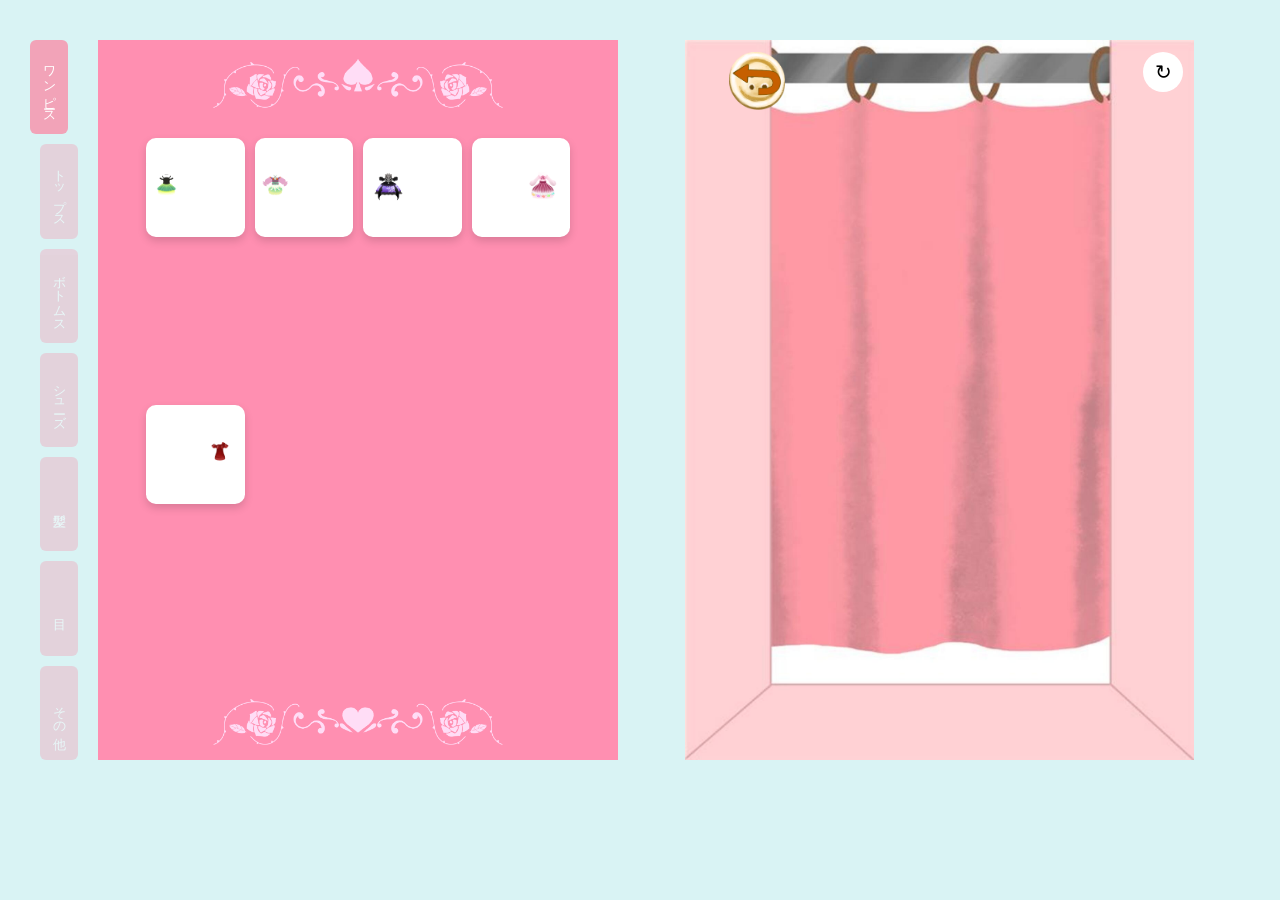
<file: index.html>
<!DOCTYPE html>
<html lang="ja">
<head>
  <meta charset="UTF-8">
  <title>Dress Up</title>
  <link rel="stylesheet" href="style.css">
</head>
<body>

<div class="wrapper">
  <div class="app">

    <!-- 背景切り替え -->
    <button id="bgReload" class="reload-btn">↻</button>

    <!-- ジャンル -->
    <div class="genres">
      <div class="genre active">ワンピース</div>
      <div class="genre">トップス</div>
      <div class="genre">ボトムス</div>
      <div class="genre">シューズ</div>
      <div class="genre">髪型</div>
      <div class="genre">目</div>
      <div class="genre">その他</div>
    </div>

    <!-- パレット -->
    <div class="palette">

      <!-- ★ パレット上部：画像ボタン（上に4枚） -->
      <div class="palette-header">
        <img
          src="img/scroll-up.png"
          id="paletteScrollUpBtn"
          class="prev-row-btn"
          alt=""
        >
      </div>

      <!-- アイテム表示グリッド -->
      <div class="grid" id="itemGrid"></div>

      <!-- パレット下部：画像ボタン（下に4枚） -->
      <div class="palette-footer">
        <img
          src="img/scroll-down.png"
          id="paletteScrollBtn"
          class="next-row-btn"
          alt=""
        >
      </div>

    </div>

    <!-- 結果 -->
    <div class="result">
      <div class="result-canvas" id="resultCanvas">

        <!-- Undo ボタン -->
        <img
          src="img/undo.png"
          id="undoBtn"
          class="undo-btn"
          alt=""
        >

      </div>
    </div>

  </div>
</div>

<script src="script.js"></script>
</body>
</html>
</file>
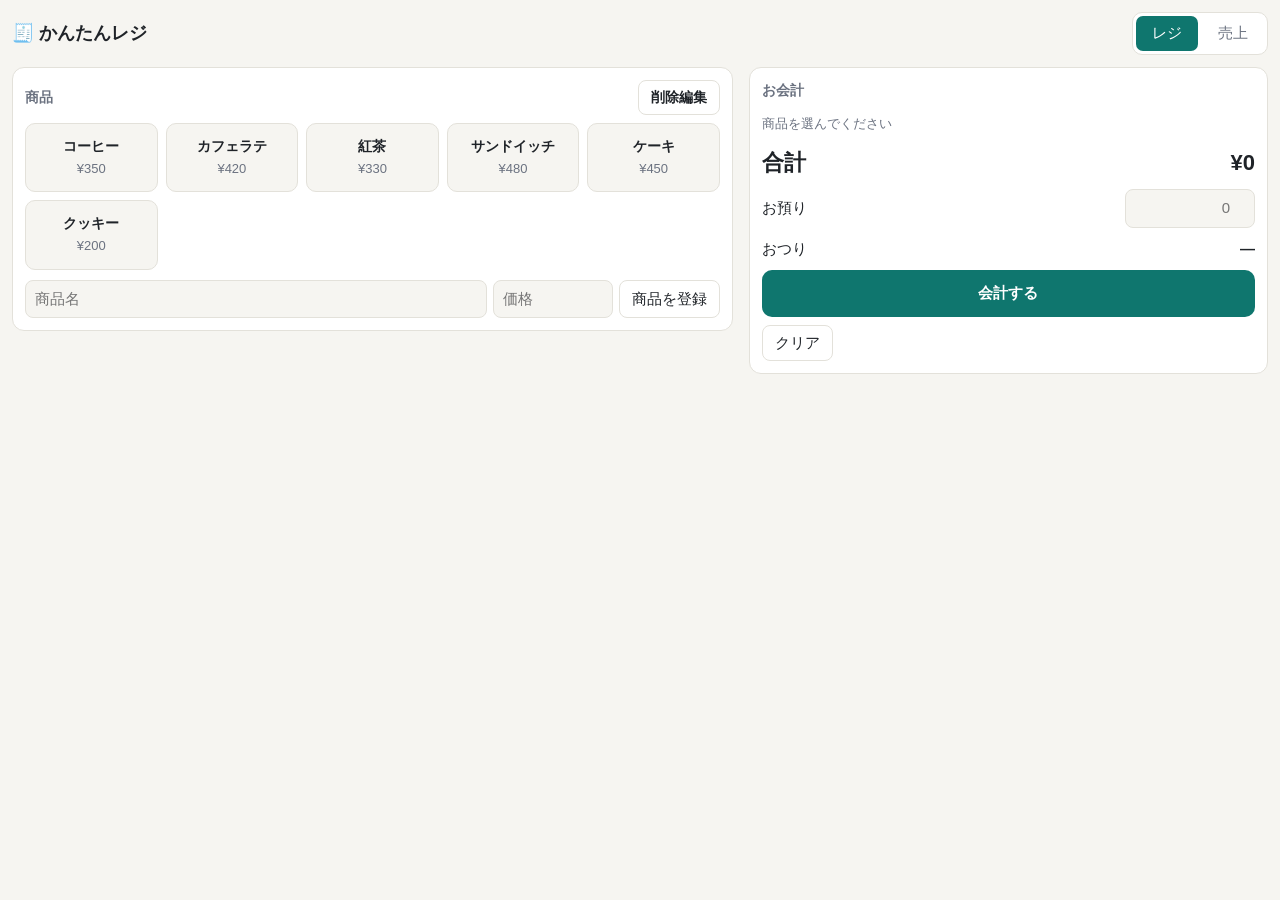
<file: asumin.html>
<!DOCTYPE html>
<html lang="ja">

<head>
    <meta charset="utf-8">
    <meta name="viewport" content="width=device-width, initial-scale=1, viewport-fit=cover">
    <title>かんたんレジ</title>
    <link rel="stylesheet" href="asumin.css">
</head>

<body>
    <header>
        <h1>🧾 かんたんレジ</h1>
        <nav><button data-tab="reg" class="on">レジ</button><button data-tab="sales">売上</button></nav>
    </header>

    <section id="v-reg" class="reg">
        <div class="card">
            <h2>商品 <button class="sec" id="editBtn">削除編集</button></h2>
            <div class="grid" id="tiles"></div>
            <div class="add" id="addBox">
                <input id="newName" aria-label="商品名" placeholder="商品名">
                <input id="newPrice" aria-label="価格" type="number" min="0" inputmode="numeric" placeholder="価格">
                <button class="sec" id="addBtn">商品を登録</button>
            </div>
        </div>
        <div class="card">
            <h2>お会計</h2>
            <div id="cart"></div>
            <div class="total"><span>合計</span><span id="total">¥0</span></div>
            <div class="pay"><label for="paid">お預り</label><input id="paid" type="number" min="0" inputmode="numeric"
                    placeholder="0"></div>
            <div class="pay"><span id="changeLabel">おつり</span><b id="change">—</b></div>
            <button class="pri" id="payBtn">会計する</button>
            <div class="bar"><button class="sec" id="clearBtn">クリア</button></div>
        </div>
    </section>

    <section id="v-sales" hidden>
        <div class="card">
            <h2>日付を選択</h2>
            <input type="date" id="date">
            <button class="sec" id="todayBtn">今日</button>
            <div class="chips" id="chips"></div>
        </div>
        <div class="card">
            <div class="stats" id="stats"></div>
        </div>
        <div class="card">
            <h2>レジ締め（差額）</h2>
            <p class="muted" style="margin:0 0 8px">理論在高 ＝ 開始金 ＋ 売上合計。実際の現金との差額を表示します（売上はすべて現金として計算）。</p>
            <div class="pay"><label for="cFloat">開始金（釣銭準備金）</label><input id="cFloat" type="number" min="0"
                    inputmode="numeric" placeholder="0"></div>
            <div class="pay"><label for="cActual">実際の現金</label><input id="cActual" type="number" min="0"
                    inputmode="numeric" placeholder="0"></div>
            <div class="pay"><span>理論在高</span><b id="cTheo">¥0</b></div>
            <div class="pay"><span>差額（実際 − 理論）</span><b id="cDiff">—</b></div>
            <div class="bar"><button class="sec" id="cSave">この日の締めを保存</button></div>
        </div>
        <div class="card">
            <h2>商品別</h2>
            <div class="scroll" id="byItem"></div>
        </div>
        <div class="card">
            <h2>会計一覧</h2>
            <div id="receipts"></div>
        </div>
        <div class="card">
            <h2>保存テキスト（全期間）</h2>
            <p class="muted" style="margin:0 0 8px">1行＝1明細（タブ区切り）：日付 / 時刻 / 伝票ID / 商品名 / 単価 / 数量 /
                小計。コピーして保管、貼り付けて復元できます。</p>
            <textarea id="raw" spellcheck="false"></textarea>
            <div class="bar"><button class="sec" id="copyBtn">コピー</button><button class="sec"
                    id="saveBtn">この内容で保存</button></div>
        </div>
    </section>
    <div id="toast"></div>

    <script src="asumin.js"></script>
</body>

</html>
</file>
<file: style.css>
body {
  margin: 0;
  background: #d9f3f4;
  font-family: sans-serif;
}

.wrapper {
  padding: 40px;
  box-sizing: border-box;
}

.app {
  display: flex;
  height: 80vh;
  max-width: 1400px;
  margin: 0 auto;
  position: relative;
}

/* =========================
   背景切り替え
========================= */
.reload-btn {
  position: absolute;
  top: 10px;
  right: 10px;
  width: 40px;
  height: 40px;
  border-radius: 50%;
  border: none;
  background: #fff;
  font-size: 20px;
  cursor: pointer;
  z-index: 30;
}

/* =========================
   ジャンル
========================= */
.genres {
  display: flex;
  flex-direction: column;
  gap: 10px;
}

.genre {
  writing-mode: vertical-rl;
  background: #f2a3b8;
  color: #fff;
  padding: 10px;
  border-radius: 6px;
  opacity: 0.4;
  cursor: pointer;
  transition: all 0.2s;
  font-size: 13px;
  height: 120px;
  display: flex;
  align-items: center;
  justify-content: center;
}

.genre.active {
  opacity: 1;
  transform: translateX(-10px);
}

/* =========================
   パレット
========================= */
.palette {
  background: #ff8fb1;
  margin: 0 20px;
  padding: 20px;
  width: 630px;
  height: 700px;
  display: flex;
  flex-direction: column;
  box-sizing: border-box;
}

.palette-header,
.palette-footer {
  height: 60px;
  display: flex;
  justify-content: center;
  align-items: center;
}

.prev-row-btn,
.next-row-btn {
  width: 300px;
  cursor: pointer;
}

/* =========================
   アイテム表示エリア
========================= */
.grid {
  flex: 1;
  display: grid;
  grid-template-columns: repeat(4, 1fr);
  gap: 10px;
  padding-top: 30px;
  position: relative;
  z-index: 1;
}

.grid img {
  background: #fff;
  width: 100%;
  aspect-ratio: 1 / 1;
  object-fit: contain;
  cursor: pointer;
  border-radius: 10%;
  box-shadow: 0 4px 8px rgba(0, 0, 0, 0.15);
  transition:
    transform 0.15s ease,
    box-shadow 0.15s ease,
    filter 0.15s ease;
  position: relative;
  z-index: 1;
}

.grid img:hover {
  transform: translateY(-4px) scale(1.03);
  box-shadow:
    0 10px 20px rgba(255, 255, 255, 0.6),
    0 6px 12px rgba(0, 0, 0, 0.25);
  filter: brightness(1.08);
}

.grid img:active {
  transform: scale(0.96);
  box-shadow: 0 3px 6px rgba(0, 0, 0, 0.2);
}

/* =========================
   パーティクル
========================= */
.particle {
  position: fixed;
  width: 6px;
  height: 6px;
  background: #fff;
  border-radius: 50%;
  pointer-events: none;
  animation: particle-fade 600ms ease-out forwards;
}

@keyframes particle-fade {
  0% {
    transform: translate(0, 0) scale(1);
    opacity: 1;
  }

  100% {
    transform: translate(var(--x), var(--y)) scale(0);
    opacity: 0;
  }
}

/* =========================
   リザルト
========================= */
.result {
  flex: 1;
  display: flex;
  align-items: center;
  justify-content: center;
}

.result-canvas {
  width: 630px;
  height: 1000px;
  max-height: 100%;
  background-size: contain;
  background-repeat: no-repeat;
  background-position: center;
  position: relative;
}

.result-canvas img[data-genre] {
  position: absolute;
  top: 0;
  left: 0;
  width: 100%;
  height: auto;
}

/* Undo ボタン */
.undo-btn {
  position: absolute;
  top: 12px;
  width: 56px;
  height: auto;
  cursor: pointer;
  z-index: 20;
}

/* ================================
   iPad レスポンシブ対応
   対象解像度:
   2360×1640 / 2732×2048
================================ */

@media screen and (min-width: 1024px) and (max-width: 1366px) {

  /* ---------- 全体レイアウト（高さ基準） ---------- */

  .editor-wrapper {
    display: flex;
    flex-direction: column;
    align-items: center;
    gap: 16px;
    height: 820px;
    /* ★ 高さの基準点 */
  }

  /* ---------- resultCanvas ---------- */

  .result-wrapper {
    position: relative;
    width: 520px;
    height: 100%;
  }

  .result-canvas {
    width: 520px;
    height: 100%;
    /* ★ 親に従属 */
    margin: 0 auto;
  }

  /* ---------- Undo / bgReload ---------- */

  .undo-btn,
  .reload-btn {
    position: absolute;
    z-index: 50;
  }

  .undo-btn {
    top: 12px;
    left: 50px;
  }

  .reload-btn {
    top: 12px;
    right: 57px;
  }

  /* ---------- pallet ---------- */

  .palette {
    width: 520px;
    height: 100%;
    /* ★ result-canvas と完全一致 */
    padding: 8px;
    position: relative;
    /* 追加 */
  }

  /* next-row-btn */

  .next-row-btn {
    position: absolute;
    bottom: 12px;
    left: 50%;
    transform: translateX(-50%);
    z-index: 40;
  }

  /* ---------- genre バー ---------- */

  .genre-bar {
    display: flex;
    gap: 8px;
    overflow-x: auto;
    white-space: nowrap;
    padding-bottom: 6px;
  }

  .genre-bar::-webkit-scrollbar {
    height: 6px;
  }

  .genre-bar::-webkit-scrollbar-thumb {
    background: #ccc;
    border-radius: 3px;
  }

  /* ---------- grid ---------- */

  .grid {
    width: 100%;
    max-width: calc(100% - 80px); /* ボタン被り防止 */
    margin: 0 auto;
    padding-bottom: 30px;        /* next-row-btn 分の逃げ */
    box-sizing: border-box;

    /* 既存 grid 設定を維持 */
    grid-template-columns: repeat(4, minmax(0, 1fr));
  }

  /* ---------- item grid ---------- */

  .item-grid {
    display: grid;
    grid-template-columns: repeat(4, 1fr);
    grid-template-rows: repeat(3, auto);
    gap: 8px;
    width: 100%;
  }

  .item-grid img {
    width: 100%;
    height: auto;
    max-height: 90px;
    object-fit: contain;
  }
}



/* ================================
   iPad Pro 12.9 inch 対応
   2732×2048 を想定
================================ */

@media screen and (min-width: 1367px) {

  .editor-wrapper {
    gap: 20px;
  }

  /* ---------- resultCanvas ---------- */

  .result-wrapper {
    width: 600px;
  }

  .result-canvas {
    width: 600px;
    height: 940px;
  }

  /* ---------- Undo / bgReload ---------- */

  .undo-btn,
  .reload-btn {
    z-index: 50;
  }

  .undo-btn {
    top: 14px;
    left: 14px;
  }

  .reload-btn {
    top: 14px;
    right: 14px;
  }

  /* ---------- pallet ---------- */

  .pallet {
    width: 600px;
  }

  /* ---------- genre バー ---------- */

  .genre-bar {
    overflow-x: auto;
    white-space: nowrap;
  }

  /* ---------- item grid ---------- */

  .item-grid {
    grid-template-columns: repeat(4, 1fr);
    gap: 10px;
  }

  .item-grid img {
    max-height: 100px;
  }
}
</file>
<file: asumin.css>
:root {
    --bg: #f6f5f1;
    --card: #fff;
    --tx: #1f2328;
    --sub: #6b7280;
    --ac: #0f766e;
    --acx: #fff;
    --bd: #e3e1da;
    --dg: #b91c1c;
    box-sizing: border-box;
    padding-top: env(safe-area-inset-top, 0px);
    padding-bottom: env(safe-area-inset-bottom, 0px)
}

@media (prefers-color-scheme:dark) {
    :root:not([data-theme="light"]) {
        --bg: #15171a;
        --card: #1f2226;
        --tx: #eceff1;
        --sub: #9aa3ad;
        --ac: #2dd4bf;
        --acx: #06201d;
        --bd: #33383e;
        --dg: #f87171
    }
}

:root[data-theme="dark"] {
    --bg: #15171a;
    --card: #1f2226;
    --tx: #eceff1;
    --sub: #9aa3ad;
    --ac: #2dd4bf;
    --acx: #06201d;
    --bd: #33383e;
    --dg: #f87171
}

* {
    box-sizing: border-box
}

html,
body {
    margin: 0
}

body {
    background: var(--bg);
    color: var(--tx);
    font: 15px/1.5 -apple-system, "Hiragino Sans", "Noto Sans JP", Meiryo, sans-serif;
    padding: 12px;
    max-width: 1280px;
    margin-inline: auto
}

h1 {
    font-size: 18px;
    margin: 0
}

header {
    display: flex;
    align-items: center;
    justify-content: space-between;
    gap: 8px;
    margin-bottom: 12px;
    flex-wrap: wrap
}

nav {
    display: flex;
    gap: 4px;
    background: var(--card);
    border: 1px solid var(--bd);
    border-radius: 10px;
    padding: 3px
}

nav button {
    border: 0;
    background: none;
    color: var(--sub);
    padding: 6px 16px;
    border-radius: 7px;
    font: inherit;
    cursor: pointer
}

nav button.on {
    background: var(--ac);
    color: var(--acx)
}

.card {
    background: var(--card);
    border: 1px solid var(--bd);
    border-radius: 12px;
    padding: 12px;
    margin-bottom: 12px
}

.card h2 {
    font-size: 14px;
    margin: 0 0 8px;
    color: var(--sub);
    font-weight: 600;
    display: flex;
    align-items: center;
    justify-content: space-between;
    gap: 8px
}

.reg {
    display: grid;
    grid-template-columns: 1fr;
    gap: 12px
}

@media(min-width:1024px) and (orientation:landscape) {
    .reg {
        grid-template-columns: minmax(0, 1.25fr) minmax(340px, .9fr);
        gap: 16px;
        align-items: start
    }
}

@media(pointer:coarse) {
    nav button,
    button.sec,
    button.pri {
        min-height: 44px
    }

    input {
        min-height: 44px
    }

    .tile {
        min-height: 76px;
        padding: 12px 8px
    }

    .qty button {
        width: 44px;
        height: 44px;
        border-radius: 8px
    }
}

.grid {
    display: grid;
    grid-template-columns: repeat(auto-fill, minmax(120px, 1fr));
    gap: 8px
}

.tile {
    position: relative;
    border: 1px solid var(--bd);
    background: var(--bg);
    color: var(--tx);
    border-radius: 10px;
    padding: 12px 6px;
    font: inherit;
    cursor: pointer;
    text-align: center
}

.tile:active {
    transform: scale(.97)
}

.tile b {
    display: block;
    font-size: 14px
}

.tile span {
    color: var(--sub);
    font-size: 13px
}

.tile .x {
    position: absolute;
    top: 2px;
    right: 4px;
    color: var(--dg);
    font-weight: 700
}

button.pri {
    background: var(--ac);
    color: var(--acx);
    border: 0;
    border-radius: 10px;
    padding: 12px;
    font: inherit;
    font-weight: 700;
    width: 100%;
    cursor: pointer
}

button.sec {
    background: none;
    color: var(--tx);
    border: 1px solid var(--bd);
    border-radius: 8px;
    padding: 6px 12px;
    font: inherit;
    cursor: pointer
}

button.dg {
    color: var(--dg)
}

input,
textarea {
    font: inherit;
    color: var(--tx);
    background: var(--bg);
    border: 1px solid var(--bd);
    border-radius: 8px;
    padding: 7px 9px
}

.row {
    display: flex;
    align-items: center;
    justify-content: space-between;
    gap: 8px;
    padding: 6px 0;
    border-bottom: 1px solid var(--bd)
}

.row:last-child {
    border: 0
}

.qty {
    display: flex;
    align-items: center;
    gap: 6px
}

.qty button {
    width: 28px;
    height: 28px;
    border-radius: 50%;
    border: 1px solid var(--bd);
    background: var(--bg);
    color: var(--tx);
    cursor: pointer
}

.total {
    display: flex;
    justify-content: space-between;
    font-size: 22px;
    font-weight: 700;
    margin: 10px 0
}

.pay {
    display: flex;
    justify-content: space-between;
    align-items: center;
    gap: 8px;
    margin-bottom: 10px
}

.pay input {
    width: 130px;
    text-align: right
}

.muted {
    color: var(--sub);
    font-size: 13px
}

.pos {
    color: var(--ac)
}

.neg {
    color: var(--dg)
}

.stats {
    display: grid;
    grid-template-columns: repeat(auto-fit, minmax(130px, 1fr));
    gap: 8px
}

.stat {
    background: var(--bg);
    border-radius: 10px;
    padding: 10px
}

.stat small {
    color: var(--sub);
    display: block;
    font-size: 12px
}

.stat b {
    font-size: 20px
}

.chips {
    display: flex;
    gap: 6px;
    flex-wrap: wrap;
    margin-top: 8px
}

.chip {
    border: 1px solid var(--bd);
    background: var(--bg);
    color: var(--tx);
    border-radius: 99px;
    padding: 3px 10px;
    font-size: 13px;
    cursor: pointer
}

.chip.on {
    background: var(--ac);
    color: var(--acx);
    border-color: var(--ac)
}

table {
    width: 100%;
    border-collapse: collapse
}

th,
td {
    text-align: right;
    padding: 5px 4px;
    border-bottom: 1px solid var(--bd)
}

th:first-child,
td:first-child {
    text-align: left
}

th {
    color: var(--sub);
    font-weight: 500;
    font-size: 13px
}

textarea {
    width: 100%;
    min-height: 150px;
    font-family: ui-monospace, Menlo, Consolas, monospace;
    font-size: 12px;
    white-space: pre
}

.bar {
    display: flex;
    gap: 8px;
    flex-wrap: wrap;
    margin-top: 8px
}

.add {
    display: flex;
    gap: 6px;
    flex-wrap: wrap;
    margin-top: 10px
}

.add input:first-child {
    flex: 1;
    min-width: 100px
}

.add input[type=number] {
    width: 120px
}

#toast {
    position: fixed;
    left: 50%;
    bottom: calc(20px + env(safe-area-inset-bottom, 0px));
    transform: translateX(-50%);
    background: var(--tx);
    color: var(--bg);
    padding: 9px 16px;
    border-radius: 99px;
    opacity: 0;
    transition: .2s;
    pointer-events: none;
    z-index: 9
}

#toast.on {
    opacity: 1
}

.scroll {
    overflow-x: auto
}

[hidden] {
    display: none !important
}
</file>
